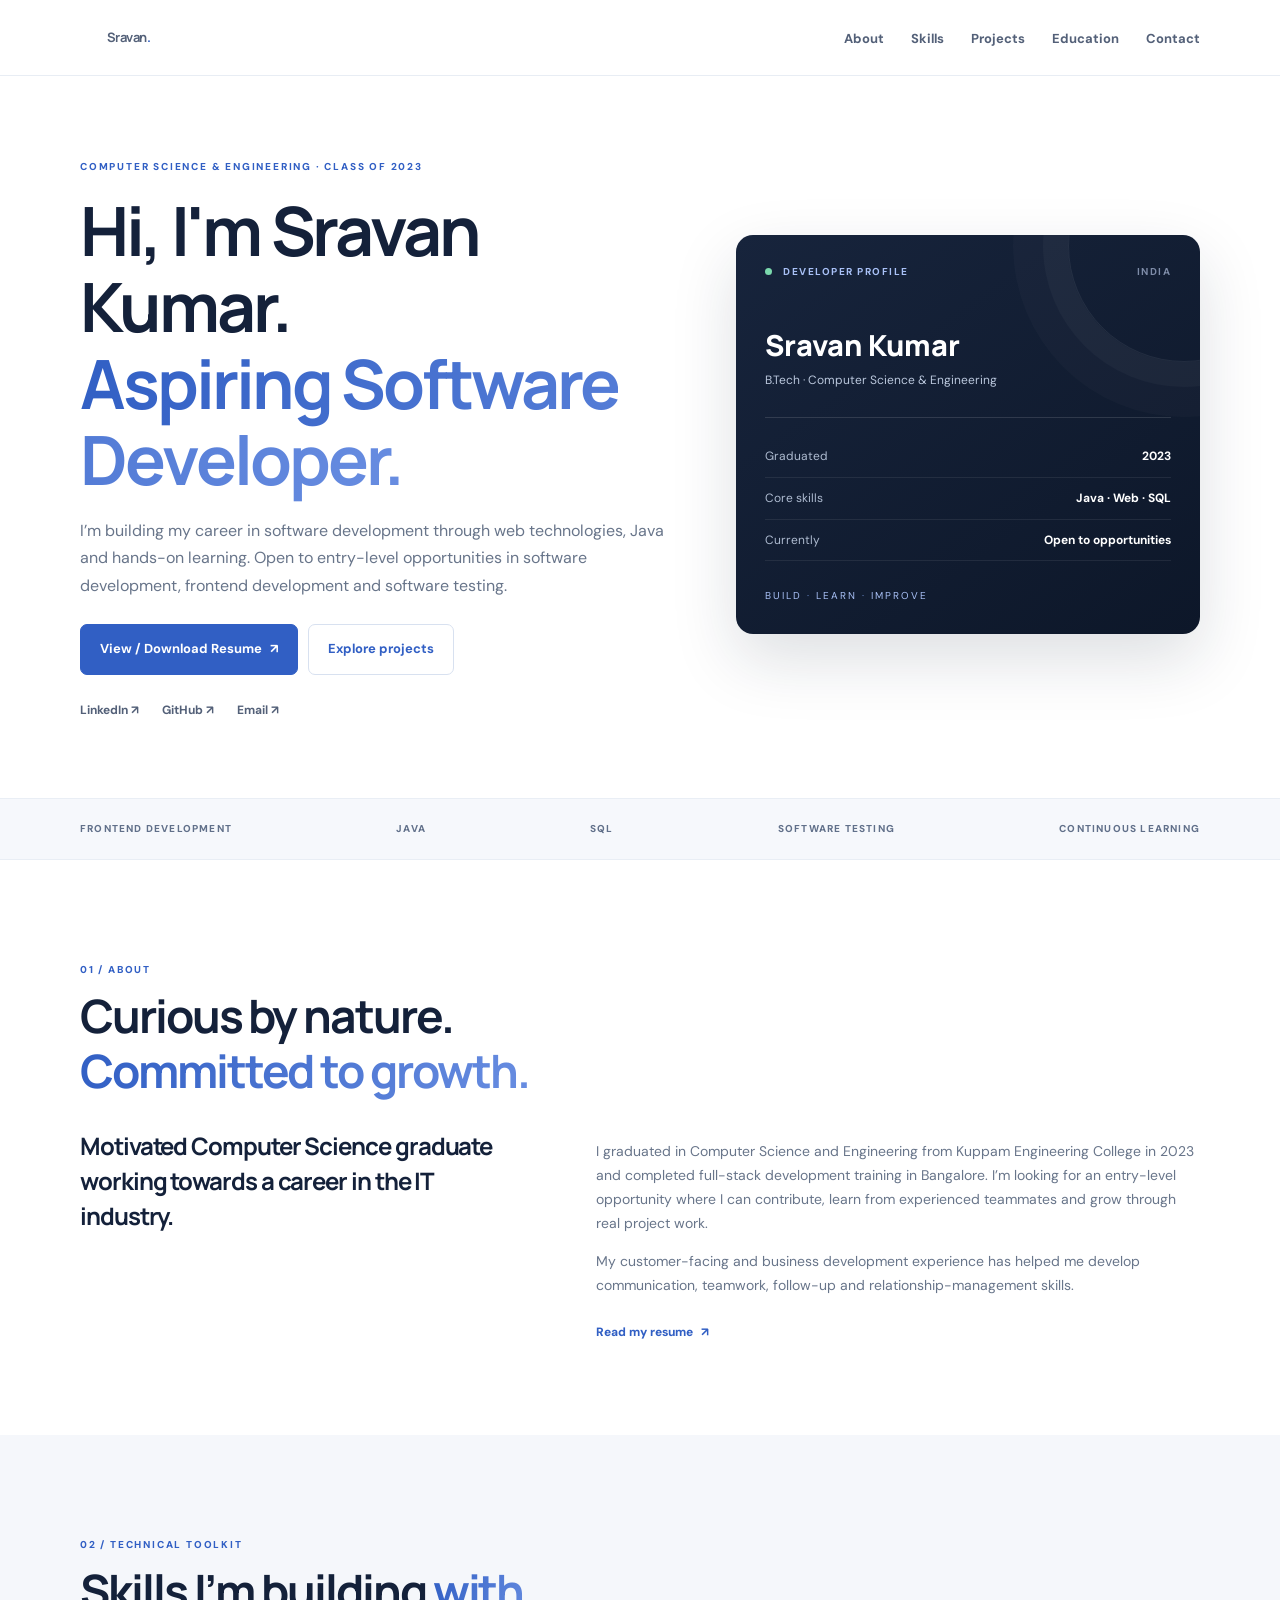
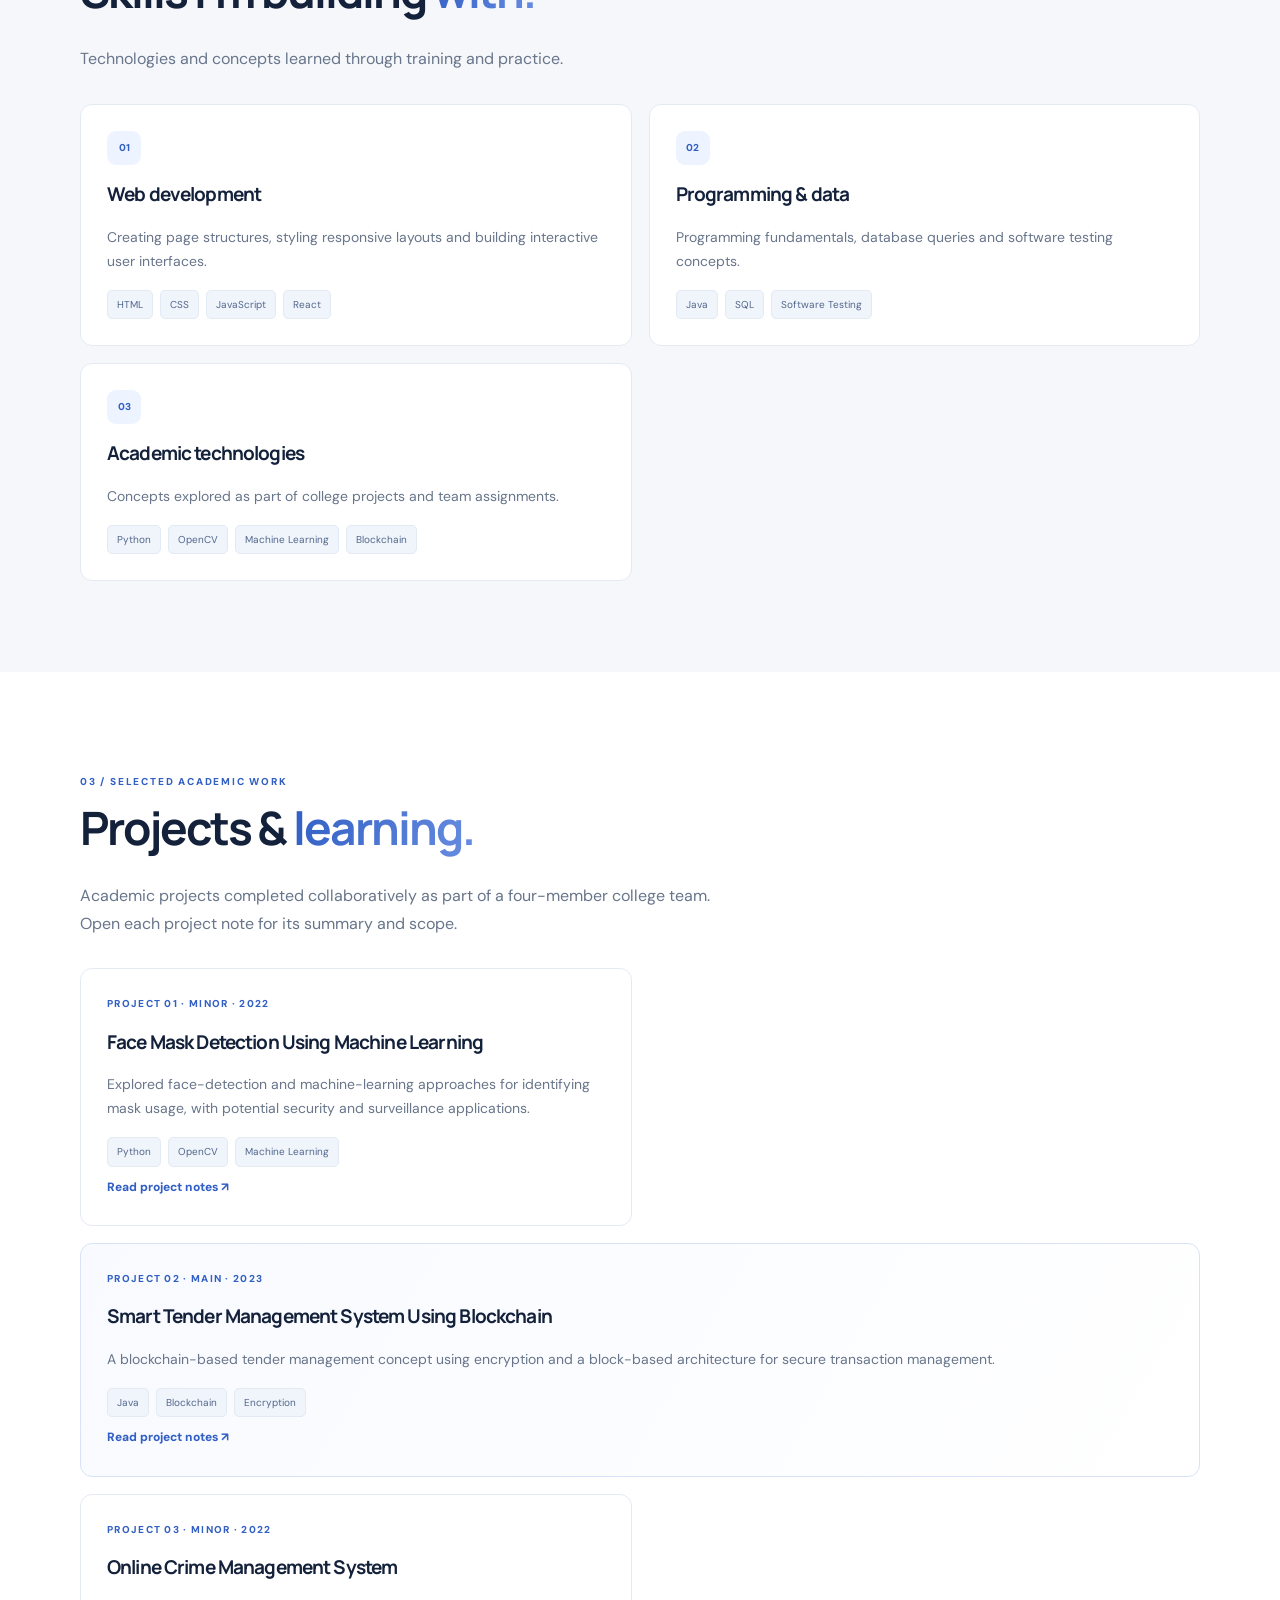
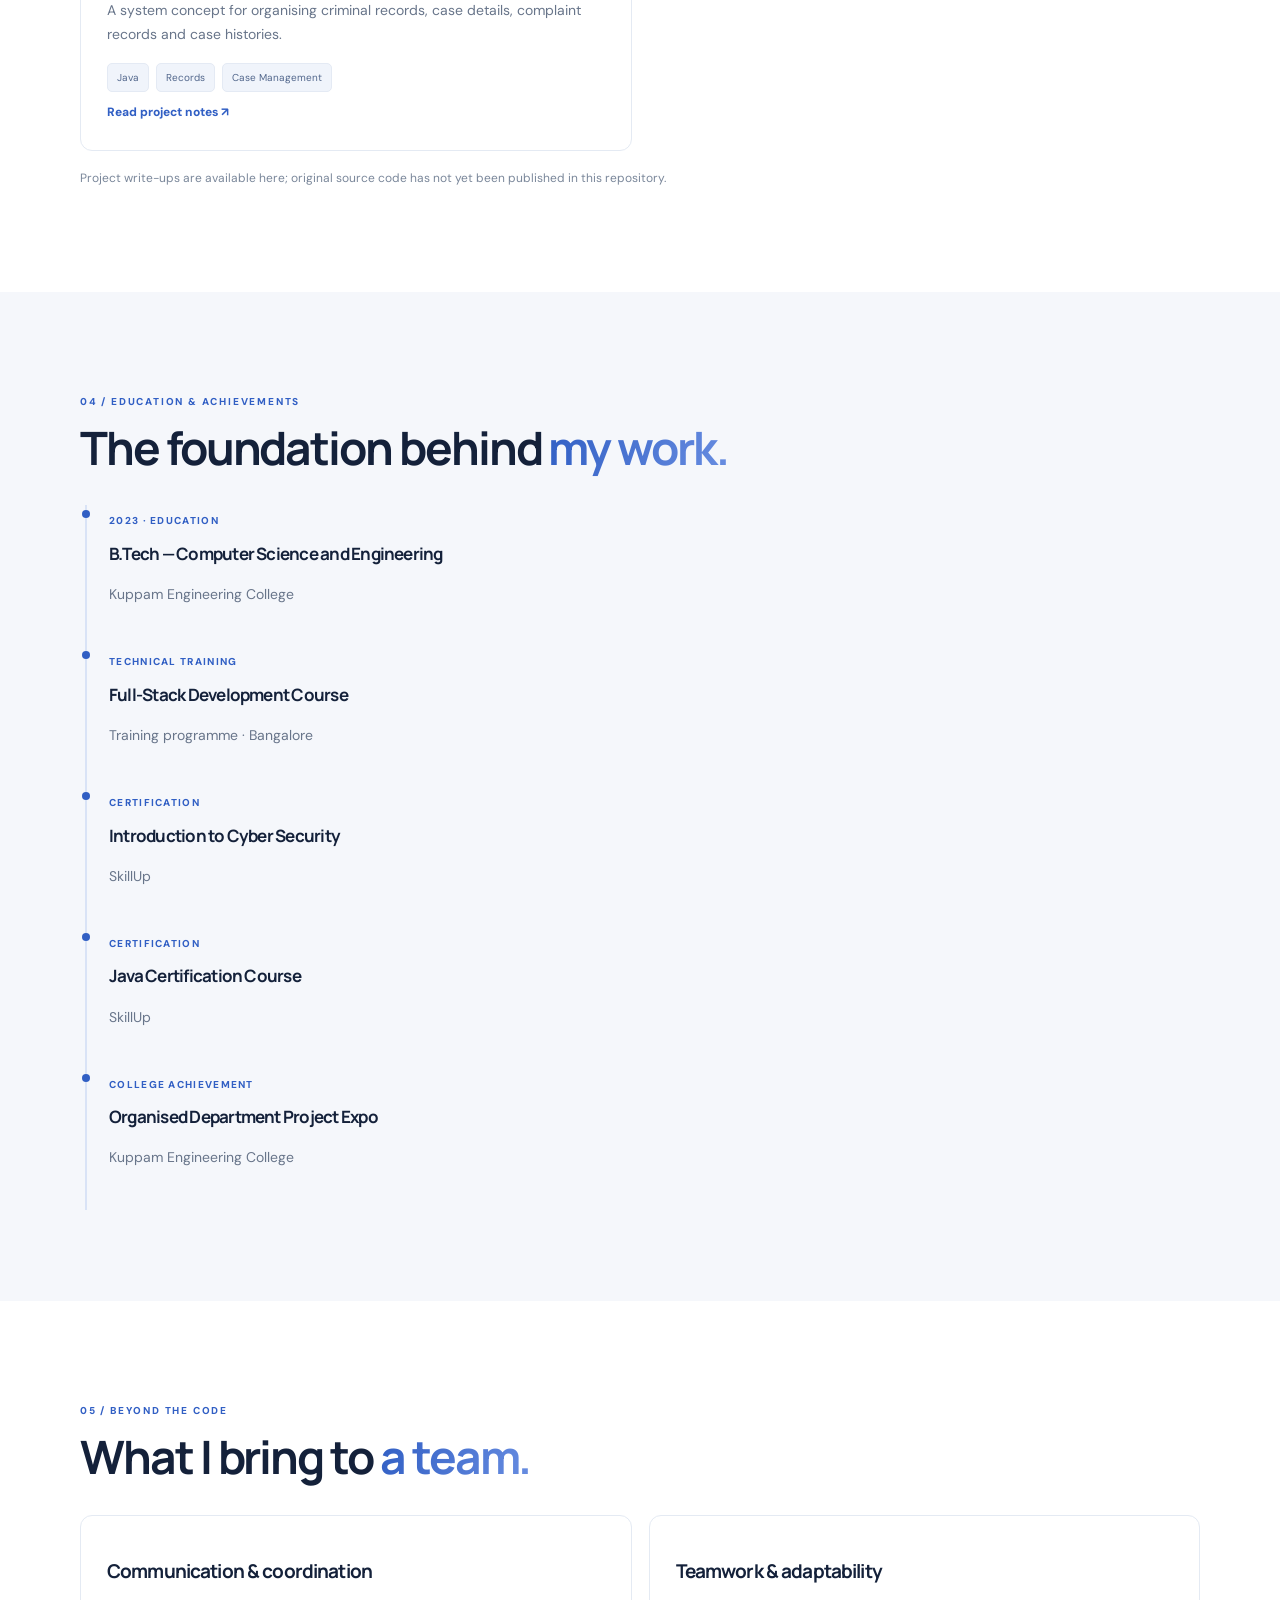
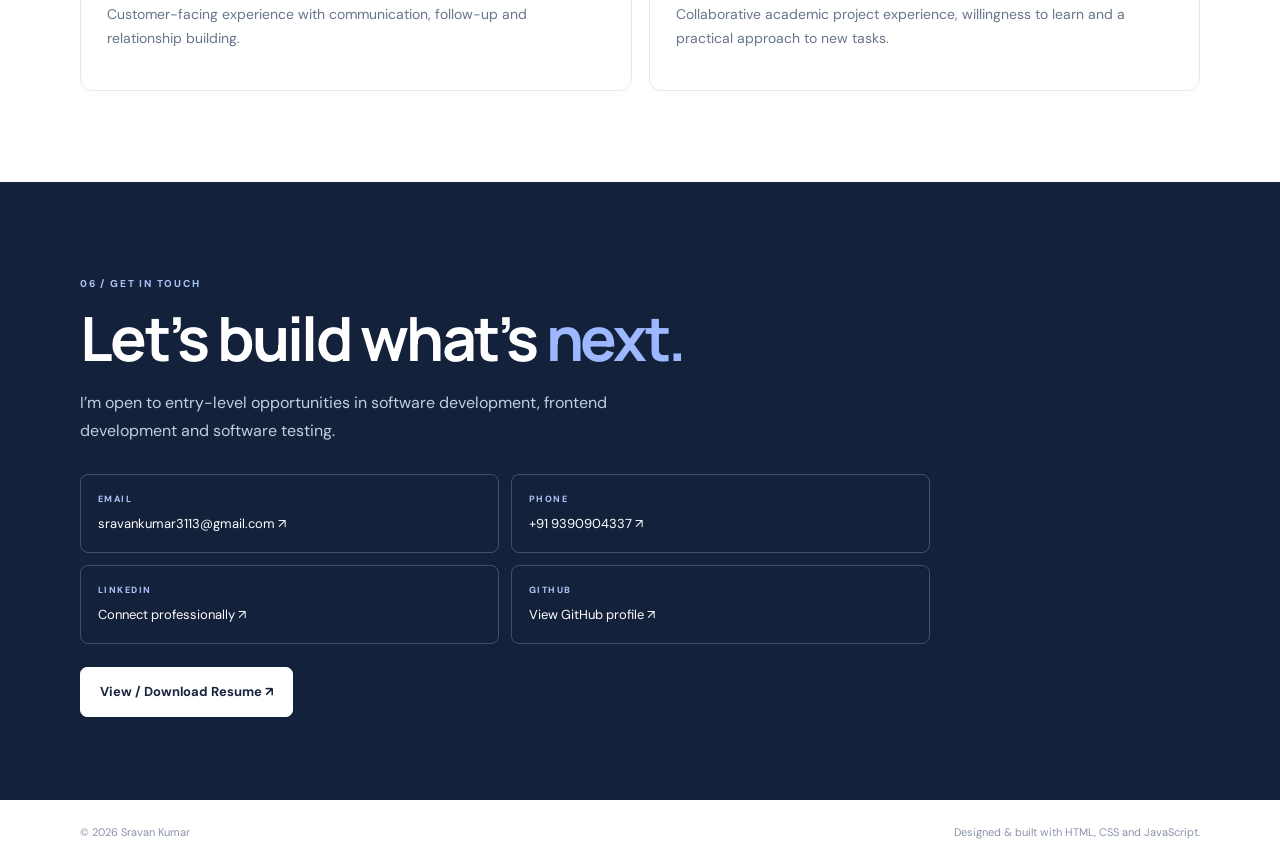
<file: index.html>
<!doctype html>
<html lang="en"><head>
<meta charset="utf-8"><meta name="viewport" content="width=device-width,initial-scale=1">
<meta name="description" content="Sravan Kumar — B.Tech Computer Science graduate and aspiring software developer. Explore skills, academic projects and contact details.">
<meta name="theme-color" content="#101c32"><title>Sravan Kumar | Software Developer Portfolio</title>
<link rel="preconnect" href="https://fonts.googleapis.com"><link rel="preconnect" href="https://fonts.gstatic.com" crossorigin>
<link href="https://fonts.googleapis.com/css2?family=DM+Sans:wght@400;500;600;700&family=Manrope:wght@600;700;800&display=swap" rel="stylesheet"><link rel="stylesheet" href="style.css">
</head><body>
<header><nav class="wrap nav"><a class="brand" href="#home">Sravan<span>.</span></a><button id="menuBtn" aria-label="Open menu" aria-expanded="false">☰</button><div id="navMenu"><a href="#about">About</a><a href="#skills">Skills</a><a href="#projects">Projects</a><a href="#education">Education</a><a href="#contact">Contact</a></div></nav></header>
<main>
<section class="hero wrap" id="home"><div class="hero-copy"><p class="eyebrow">COMPUTER SCIENCE & ENGINEERING · CLASS OF 2023</p><h1>Hi, I'm Sravan Kumar.<br><span class="gradient-text">Aspiring Software Developer.</span></h1><p class="lead">I’m building my career in software development through web technologies, Java and hands-on learning. Open to entry-level opportunities in software development, frontend development and software testing.</p><div class="hero-actions"><a class="btn" href="resume.html">View / Download Resume <span aria-hidden="true">↗</span></a><a class="btn secondary" href="#projects">Explore projects</a></div><div class="social-links"><a href="https://www.linkedin.com/in/sravan-kumar-b102441b5/" target="_blank" rel="noreferrer">LinkedIn ↗</a><a href="https://github.com/sravan048" target="_blank" rel="noreferrer">GitHub ↗</a><a href="mailto:sravankumar3113@gmail.com">Email ↗</a></div></div><aside class="profile-card"><div class="card-top"><span class="live-dot"></span> DEVELOPER PROFILE <span class="card-top-right">INDIA</span></div><div class="profile-name">Sravan Kumar</div><div class="profile-role">B.Tech · Computer Science & Engineering</div><div class="profile-rule"></div><div class="profile-row"><span>Graduated</span><b>2023</b></div><div class="profile-row"><span>Core skills</span><b>Java · Web · SQL</b></div><div class="profile-row"><span>Currently</span><b>Open to opportunities</b></div><div class="profile-foot">BUILD <i>·</i> LEARN <i>·</i> IMPROVE</div></aside></section>
<section class="trust-band"><div class="wrap bandin"><span>FRONTEND DEVELOPMENT</span><span>JAVA</span><span>SQL</span><span>SOFTWARE TESTING</span><span>CONTINUOUS LEARNING</span></div></section>
<section class="section wrap" id="about"><p class="eyebrow">01 / ABOUT</p><h2>Curious by nature.<br><span class="gradient-text">Committed to growth.</span></h2><div class="two"><h3>Motivated Computer Science graduate working towards a career in the IT industry.</h3><div><p>I graduated in Computer Science and Engineering from Kuppam Engineering College in 2023 and completed full-stack development training in Bangalore. I’m looking for an entry-level opportunity where I can contribute, learn from experienced teammates and grow through real project work.</p><p>My customer-facing and business development experience has helped me develop communication, teamwork, follow-up and relationship-management skills.</p><a class="text-link" href="resume.html">Read my resume <span>↗</span></a></div></div></section>
<section class="section pale" id="skills"><div class="wrap"><p class="eyebrow">02 / TECHNICAL TOOLKIT</p><h2>Skills I’m building <span class="gradient-text">with.</span></h2><p class="muted">Technologies and concepts learned through training and practice.</p><div class="skills"><article><div class="skill-icon">01</div><h3>Web development</h3><p>Creating page structures, styling responsive layouts and building interactive user interfaces.</p><div class="tags"><span>HTML</span><span>CSS</span><span>JavaScript</span><span>React</span></div></article><article><div class="skill-icon">02</div><h3>Programming & data</h3><p>Programming fundamentals, database queries and software testing concepts.</p><div class="tags"><span>Java</span><span>SQL</span><span>Software Testing</span></div></article><article><div class="skill-icon">03</div><h3>Academic technologies</h3><p>Concepts explored as part of college projects and team assignments.</p><div class="tags"><span>Python</span><span>OpenCV</span><span>Machine Learning</span><span>Blockchain</span></div></article></div></div></section>
<section class="section wrap" id="projects"><p class="eyebrow">03 / SELECTED ACADEMIC WORK</p><h2>Projects & <span class="gradient-text">learning.</span></h2><p class="muted">Academic projects completed collaboratively as part of a four-member college team. Open each project note for its summary and scope.</p><div class="cards">
<article class="project-card"><div class="project-number">PROJECT 01 · MINOR · 2022</div><h3>Face Mask Detection Using Machine Learning</h3><p>Explored face-detection and machine-learning approaches for identifying mask usage, with potential security and surveillance applications.</p><div class="tags"><span>Python</span><span>OpenCV</span><span>Machine Learning</span></div><a class="text-link" href="projects/face-mask-detection.md" target="_blank" rel="noreferrer">Read project notes ↗</a></article>
<article class="project-card featured"><div class="project-number">PROJECT 02 · MAIN · 2023</div><h3>Smart Tender Management System Using Blockchain</h3><p>A blockchain-based tender management concept using encryption and a block-based architecture for secure transaction management.</p><div class="tags"><span>Java</span><span>Blockchain</span><span>Encryption</span></div><a class="text-link" href="projects/smart-tender-blockchain.md" target="_blank" rel="noreferrer">Read project notes ↗</a></article>
<article class="project-card"><div class="project-number">PROJECT 03 · MINOR · 2022</div><h3>Online Crime Management System</h3><p>A system concept for organising criminal records, case details, complaint records and case histories.</p><div class="tags"><span>Java</span><span>Records</span><span>Case Management</span></div><a class="text-link" href="projects/online-crime-management.md" target="_blank" rel="noreferrer">Read project notes ↗</a></article>
</div><p class="project-disclaimer">Project write-ups are available here; original source code has not yet been published in this repository.</p></section>
<section class="section pale" id="education"><div class="wrap"><p class="eyebrow">04 / EDUCATION & ACHIEVEMENTS</p><h2>The foundation behind <span class="gradient-text">my work.</span></h2><div class="timeline"><article><small>2023 · EDUCATION</small><h3>B.Tech — Computer Science and Engineering</h3><p>Kuppam Engineering College</p></article><article><small>TECHNICAL TRAINING</small><h3>Full-Stack Development Course</h3><p>Training programme · Bangalore</p></article><article><small>CERTIFICATION</small><h3>Introduction to Cyber Security</h3><p>SkillUp</p></article><article><small>CERTIFICATION</small><h3>Java Certification Course</h3><p>SkillUp</p></article><article><small>COLLEGE ACHIEVEMENT</small><h3>Organised Department Project Expo</h3><p>Kuppam Engineering College</p></article></div></div></section>
<section class="section wrap" id="strengths"><p class="eyebrow">05 / BEYOND THE CODE</p><h2>What I bring to <span class="gradient-text">a team.</span></h2><div class="skills"><article><h3>Communication & coordination</h3><p>Customer-facing experience with communication, follow-up and relationship building.</p></article><article><h3>Teamwork & adaptability</h3><p>Collaborative academic project experience, willingness to learn and a practical approach to new tasks.</p></article></div></section>
<section class="contact" id="contact"><div class="wrap contact-inner"><p class="eyebrow">06 / GET IN TOUCH</p><h2>Let’s build what’s <span>next.</span></h2><p>I’m open to entry-level opportunities in software development, frontend development and software testing.</p><div class="contacts"><a href="mailto:sravankumar3113@gmail.com"><small>EMAIL</small>sravankumar3113@gmail.com ↗</a><a href="tel:+919390904337"><small>PHONE</small>+91 9390904337 ↗</a><a href="https://www.linkedin.com/in/sravan-kumar-b102441b5/" target="_blank" rel="noreferrer"><small>LINKEDIN</small>Connect professionally ↗</a><a href="https://github.com/sravan048" target="_blank" rel="noreferrer"><small>GITHUB</small>View GitHub profile ↗</a></div><a class="btn light-btn" href="resume.html">View / Download Resume ↗</a></div></section>
</main><footer class="wrap"><span>© <span id="year"></span> Sravan Kumar</span><span>Designed & built with HTML, CSS and JavaScript.</span></footer><script src="script.js"></script></body></html>
</file>
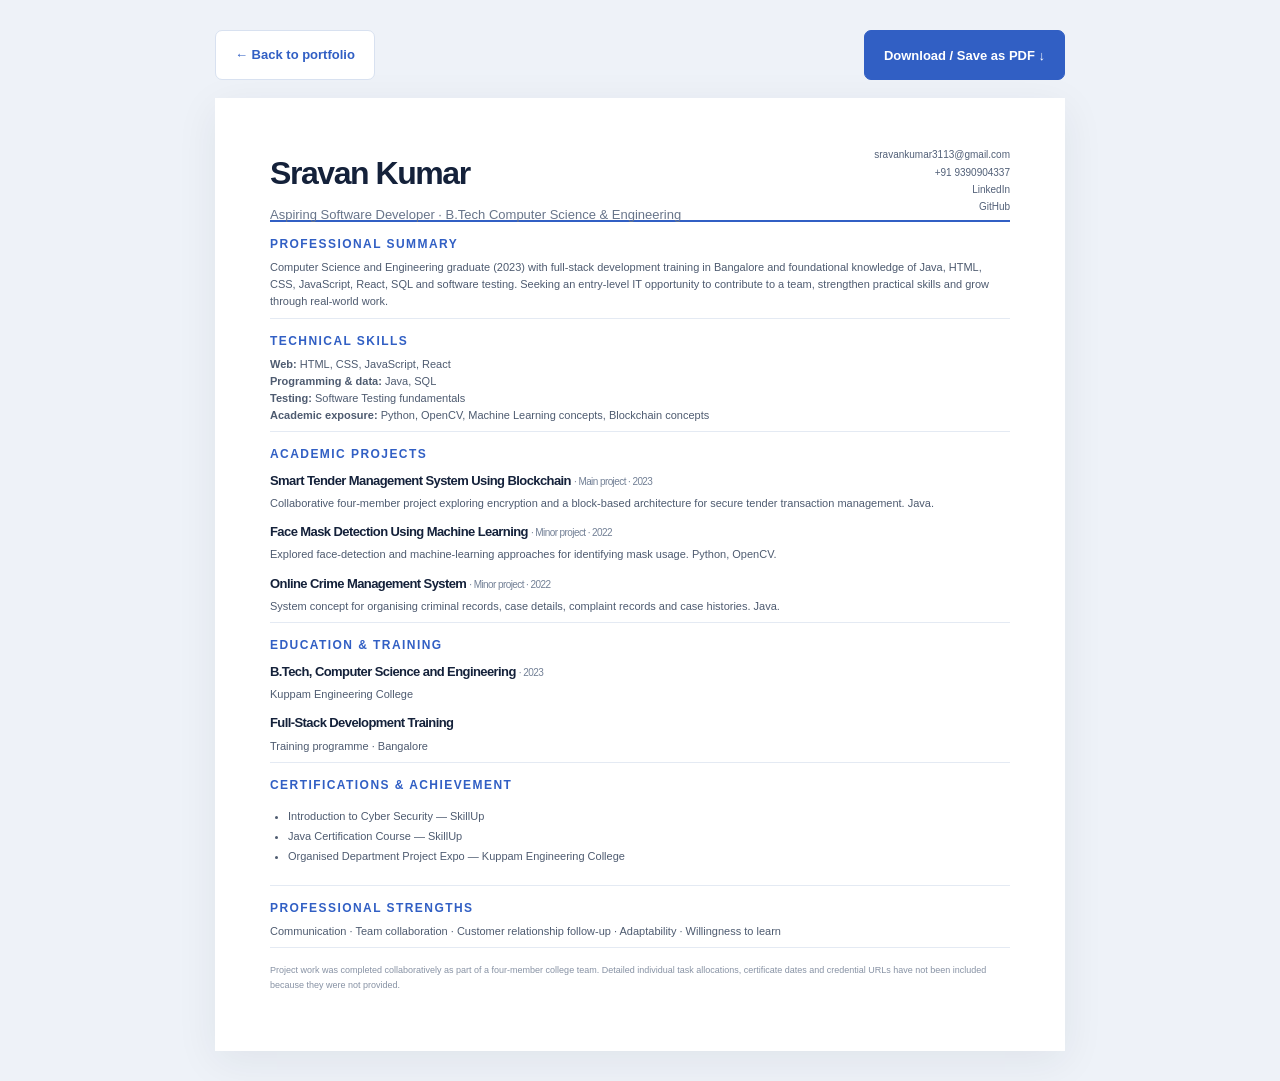
<file: resume.html>
<!doctype html><html lang="en"><head><meta charset="utf-8"><meta name="viewport" content="width=device-width,initial-scale=1"><title>Resume | Sravan Kumar</title><link rel="stylesheet" href="style.css"></head><body class="resume-body"><div class="resume-toolbar"><a class="btn secondary" href="index.html">← Back to portfolio</a><button class="btn" onclick="window.print()">Download / Save as PDF ↓</button></div><main class="resume-sheet"><header class="resume-header"><div><h1>Sravan Kumar</h1><p class="resume-headline">Aspiring Software Developer · B.Tech Computer Science & Engineering</p></div><div class="resume-contact"><a href="mailto:sravankumar3113@gmail.com">sravankumar3113@gmail.com</a><a href="tel:+919390904337">+91 9390904337</a><a href="https://www.linkedin.com/in/sravan-kumar-b102441b5/">LinkedIn</a><a href="https://github.com/sravan048">GitHub</a></div></header>
<section class="resume-section"><h2>Professional Summary</h2><p>Computer Science and Engineering graduate (2023) with full-stack development training in Bangalore and foundational knowledge of Java, HTML, CSS, JavaScript, React, SQL and software testing. Seeking an entry-level IT opportunity to contribute to a team, strengthen practical skills and grow through real-world work.</p></section>
<section class="resume-section"><h2>Technical Skills</h2><p><b>Web:</b> HTML, CSS, JavaScript, React<br><b>Programming & data:</b> Java, SQL<br><b>Testing:</b> Software Testing fundamentals<br><b>Academic exposure:</b> Python, OpenCV, Machine Learning concepts, Blockchain concepts</p></section>
<section class="resume-section"><h2>Academic Projects</h2><h3>Smart Tender Management System Using Blockchain <small>· Main project · 2023</small></h3><p>Collaborative four-member project exploring encryption and a block-based architecture for secure tender transaction management. Java.</p><h3>Face Mask Detection Using Machine Learning <small>· Minor project · 2022</small></h3><p>Explored face-detection and machine-learning approaches for identifying mask usage. Python, OpenCV.</p><h3>Online Crime Management System <small>· Minor project · 2022</small></h3><p>System concept for organising criminal records, case details, complaint records and case histories. Java.</p></section>
<section class="resume-section"><h2>Education & Training</h2><h3>B.Tech, Computer Science and Engineering <small>· 2023</small></h3><p>Kuppam Engineering College</p><h3>Full-Stack Development Training</h3><p>Training programme · Bangalore</p></section>
<section class="resume-section"><h2>Certifications & Achievement</h2><ul><li>Introduction to Cyber Security — SkillUp</li><li>Java Certification Course — SkillUp</li><li>Organised Department Project Expo — Kuppam Engineering College</li></ul></section>
<section class="resume-section"><h2>Professional Strengths</h2><p>Communication · Team collaboration · Customer relationship follow-up · Adaptability · Willingness to learn</p></section>
<p class="resume-note">Project work was completed collaboratively as part of a four-member college team. Detailed individual task allocations, certificate dates and credential URLs have not been included because they were not provided.</p>
</main><script>document.title="Sravan Kumar - Resume";</script></body></html>
</file>
<file: style.css>
:root{--ink:#14213a;--muted:#68758a;--blue:#315fc4;--line:#e4eaf3;--paper:#f5f7fb}*{box-sizing:border-box}html{scroll-behavior:smooth;scroll-padding-top:88px}body{margin:0;color:var(--ink);background:#fff;font:16px/1.72 "DM Sans",Arial,sans-serif}h1,h2,h3,.brand{font-family:Manrope,Arial,sans-serif;letter-spacing:-.045em}a{color:inherit;text-decoration:none}.wrap{width:min(1120px,calc(100% - 44px));margin:auto}header{height:76px;position:sticky;top:0;background:#ffffffed;border-bottom:1px solid #e8edf4;z-index:10;backdrop-filter:blur(14px)}.nav{height:100%;display:flex;align-items:center;justify-content:space-between}.brand{font-size:25px;font-weight:800}.brand span{color:var(--blue)}.nav a{margin-left:27px;font-size:13px;font-weight:700;color:#536078;transition:color .2s}.nav a:hover,.social-links a:hover{color:var(--blue)}#menuBtn{display:none}.hero{min-height:630px;display:grid;grid-template-columns:1.12fr .88fr;align-items:center;gap:65px;padding-top:72px;padding-bottom:78px}.eyebrow{font-size:10px;letter-spacing:.18em;font-weight:800;color:var(--blue)}.hero h1{font-size:clamp(42px,5.6vw,68px);line-height:1.12;margin:17px 0 20px}.gradient-text{background:linear-gradient(105deg,#315fc4,#688de1);-webkit-background-clip:text;background-clip:text;color:transparent}.lead,.muted{color:var(--muted);max-width:650px}.lead{font-size:16px}.hero-actions{display:flex;gap:10px;flex-wrap:wrap;margin-top:25px}.btn{display:inline-flex;align-items:center;justify-content:center;gap:8px;background:var(--blue);color:white;padding:13px 19px;border-radius:7px;font-weight:700;font-size:13px;border:1px solid var(--blue);transition:transform .2s,box-shadow .2s}.btn:hover{transform:translateY(-2px);box-shadow:0 9px 22px #315fc42a}.btn.secondary{background:white;color:var(--blue);border-color:#d8e1f0}.social-links{display:flex;gap:23px;margin-top:25px;font-size:12px;font-weight:700;color:#536078}.profile-card{background:linear-gradient(145deg,#17243c,#0d1729);color:#fff;border-radius:17px;padding:29px;box-shadow:0 25px 65px #14213a25;position:relative;overflow:hidden}.profile-card:after{content:"";position:absolute;width:230px;height:230px;border:1px solid #ffffff13;border-radius:50%;right:-100px;top:-105px;box-shadow:0 0 0 25px #ffffff08,0 0 0 55px #ffffff05}.card-top{font:700 10px/1.5 "DM Sans",sans-serif;letter-spacing:.15em;color:#a9c1f7}.live-dot{display:inline-block;width:7px;height:7px;background:#7bd9ad;border-radius:50%;margin-right:8px}.card-top-right{float:right;color:#7e8ca8}.profile-name{font:800 29px Manrope,sans-serif;margin-top:46px}.profile-role{font-size:12px;color:#bac7dc;margin-top:5px}.profile-rule{height:1px;background:#ffffff20;margin:27px 0 18px}.profile-row{display:flex;justify-content:space-between;gap:15px;padding:10px 0;border-bottom:1px solid #ffffff13;font-size:12px;color:#aebbd0}.profile-row b{color:#fff;text-align:right}.profile-foot{font-size:10px;letter-spacing:.2em;color:#a9c1f7;margin-top:26px}.profile-foot i{color:#6f8ed1;font-style:normal}.trust-band{background:#f6f8fc;border-block:1px solid #e9eef5}.bandin{display:flex;justify-content:space-between;gap:16px;flex-wrap:wrap;padding:21px 0;font-size:10px;font-weight:800;letter-spacing:.12em;color:#61708a}.section{padding:91px 0}.section h2{font-size:clamp(31px,4vw,46px);line-height:1.2;margin:9px 0 27px}.two{display:grid;grid-template-columns:.85fr 1.15fr;gap:70px}.two h3{font-size:24px;line-height:1.45;margin-top:4px}.two p,.cards p,.skills p,.timeline p{font-size:14px;color:var(--muted)}.text-link{display:inline-flex;gap:8px;color:var(--blue);font-size:12px;font-weight:800;margin-top:10px}.pale{background:var(--paper)}.skills,.cards{display:grid;grid-template-columns:repeat(2,minmax(0,1fr));gap:17px;margin-top:31px}.skills article,.cards article{background:white;border:1px solid var(--line);border-radius:12px;padding:26px;transition:transform .2s,box-shadow .2s}.skills article:hover,.cards article:hover{transform:translateY(-3px);box-shadow:0 15px 35px #17243c0c}.skill-icon{width:34px;height:34px;border-radius:9px;background:#edf3ff;color:var(--blue);display:grid;place-items:center;font-size:10px;font-weight:800}.skills h3,.cards h3{margin:13px 0 7px;font-size:19px}.tags{display:flex;gap:7px;flex-wrap:wrap;margin-top:17px}.tags span{font-size:10px;color:#52678c;background:#f0f4fb;border:1px solid #e4eaf4;padding:5px 9px;border-radius:5px}.cards{grid-template-columns:repeat(2,minmax(0,1fr))}.cards .featured{grid-column:span 2;background:linear-gradient(120deg,#f8faff,#fff);border-color:#d8e3f7}.project-number,.timeline small{font-size:10px;letter-spacing:.13em;font-weight:800;color:var(--blue)}.project-disclaimer{font-size:12px;color:#7a879a;margin-top:17px}.timeline{max-width:760px;margin-top:30px}.timeline article{padding:0 0 26px 22px;border-left:2px solid #d9e3f6;margin-left:5px;position:relative}.timeline article:before{content:"";position:absolute;width:8px;height:8px;border-radius:50%;background:var(--blue);left:-5px;top:5px}.timeline h3{margin:6px 0;font-size:17px}.contact{background:#14213a;color:#fff;padding:83px 0}.contact h2{font-size:clamp(39px,5vw,61px);line-height:1.12;margin:12px 0 17px}.contact h2 span{color:#9db8ff}.contact .eyebrow{color:#a9c1f7}.contact-inner>p:not(.eyebrow){color:#c3cede;max-width:620px}.contacts{display:grid;grid-template-columns:repeat(2,minmax(0,1fr));gap:12px;margin-top:30px;max-width:850px}.contacts a{border:1px solid #40506c;padding:17px;border-radius:8px;font-size:13px;overflow-wrap:anywhere;transition:background .2s}.contacts a:hover{background:#20314f}.contacts small{display:block;font-size:9px;letter-spacing:.16em;color:#a9c1f7;font-weight:800;margin-bottom:5px}.light-btn{background:#fff;color:#17243c;border-color:#fff;margin-top:23px}footer{padding:23px 0;color:#8994a6;font-size:11px;display:flex;justify-content:space-between;gap:15px}.resume-body{background:#eef2f8;padding:30px 15px}.resume-toolbar{width:min(850px,100%);margin:0 auto 18px;display:flex;justify-content:space-between;gap:12px}.resume-sheet{width:min(850px,100%);margin:auto;background:#fff;padding:48px 55px;box-shadow:0 10px 40px #17243c12}.resume-header{display:flex;justify-content:space-between;gap:24px;border-bottom:2px solid var(--blue);padding-bottom:20px}.resume-header h1{font-size:32px;margin:0}.resume-headline{font-size:13px;color:var(--muted);margin:3px 0}.resume-contact{display:grid;text-align:right;font-size:10px;color:#526078}.resume-section{padding:15px 0 4px;border-bottom:1px solid var(--line)}.resume-section h2{font:800 12px Manrope,sans-serif;letter-spacing:.12em;text-transform:uppercase;color:var(--blue);margin:0 0 8px}.resume-section h3{font-size:13px;margin:9px 0 2px}.resume-section h3 small{font:400 10px "DM Sans",sans-serif;color:#738096}.resume-section p,.resume-section li{font-size:11px;line-height:1.55;color:#4e5b70;margin:3px 0}.resume-section ul{padding-left:18px}.resume-note{font-size:9px;color:#8792a4;margin-top:15px}@media(max-width:760px){.hero,.two{grid-template-columns:1fr;gap:30px}.hero{padding-top:55px;min-height:auto}.profile-card{max-width:520px}.nav{position:relative}#menuBtn{display:block;border:0;background:none;font-size:24px;color:var(--ink)}#navMenu{display:none;position:absolute;top:75px;left:-22px;right:-22px;background:white;padding:18px 22px;box-shadow:0 10px 25px #0001}#navMenu.open{display:grid;gap:13px}#navMenu a{margin:0}.section{padding:68px 0}.skills,.cards,.contacts{grid-template-columns:1fr}.cards .featured{grid-column:auto}.bandin{justify-content:flex-start}.wrap{width:calc(100% - 34px)}footer{flex-direction:column}.resume-sheet{padding:28px 23px}.resume-header{display:block}.resume-contact{text-align:left;margin-top:12px}.resume-toolbar{flex-wrap:wrap}}@media print{body.resume-body{background:#fff;padding:0}.resume-toolbar{display:none}.resume-sheet{width:100%;padding:10mm 12mm;box-shadow:none}.resume-section{break-inside:avoid}.resume-note{font-size:8px}@page{size:A4;margin:8mm}}
</file>
